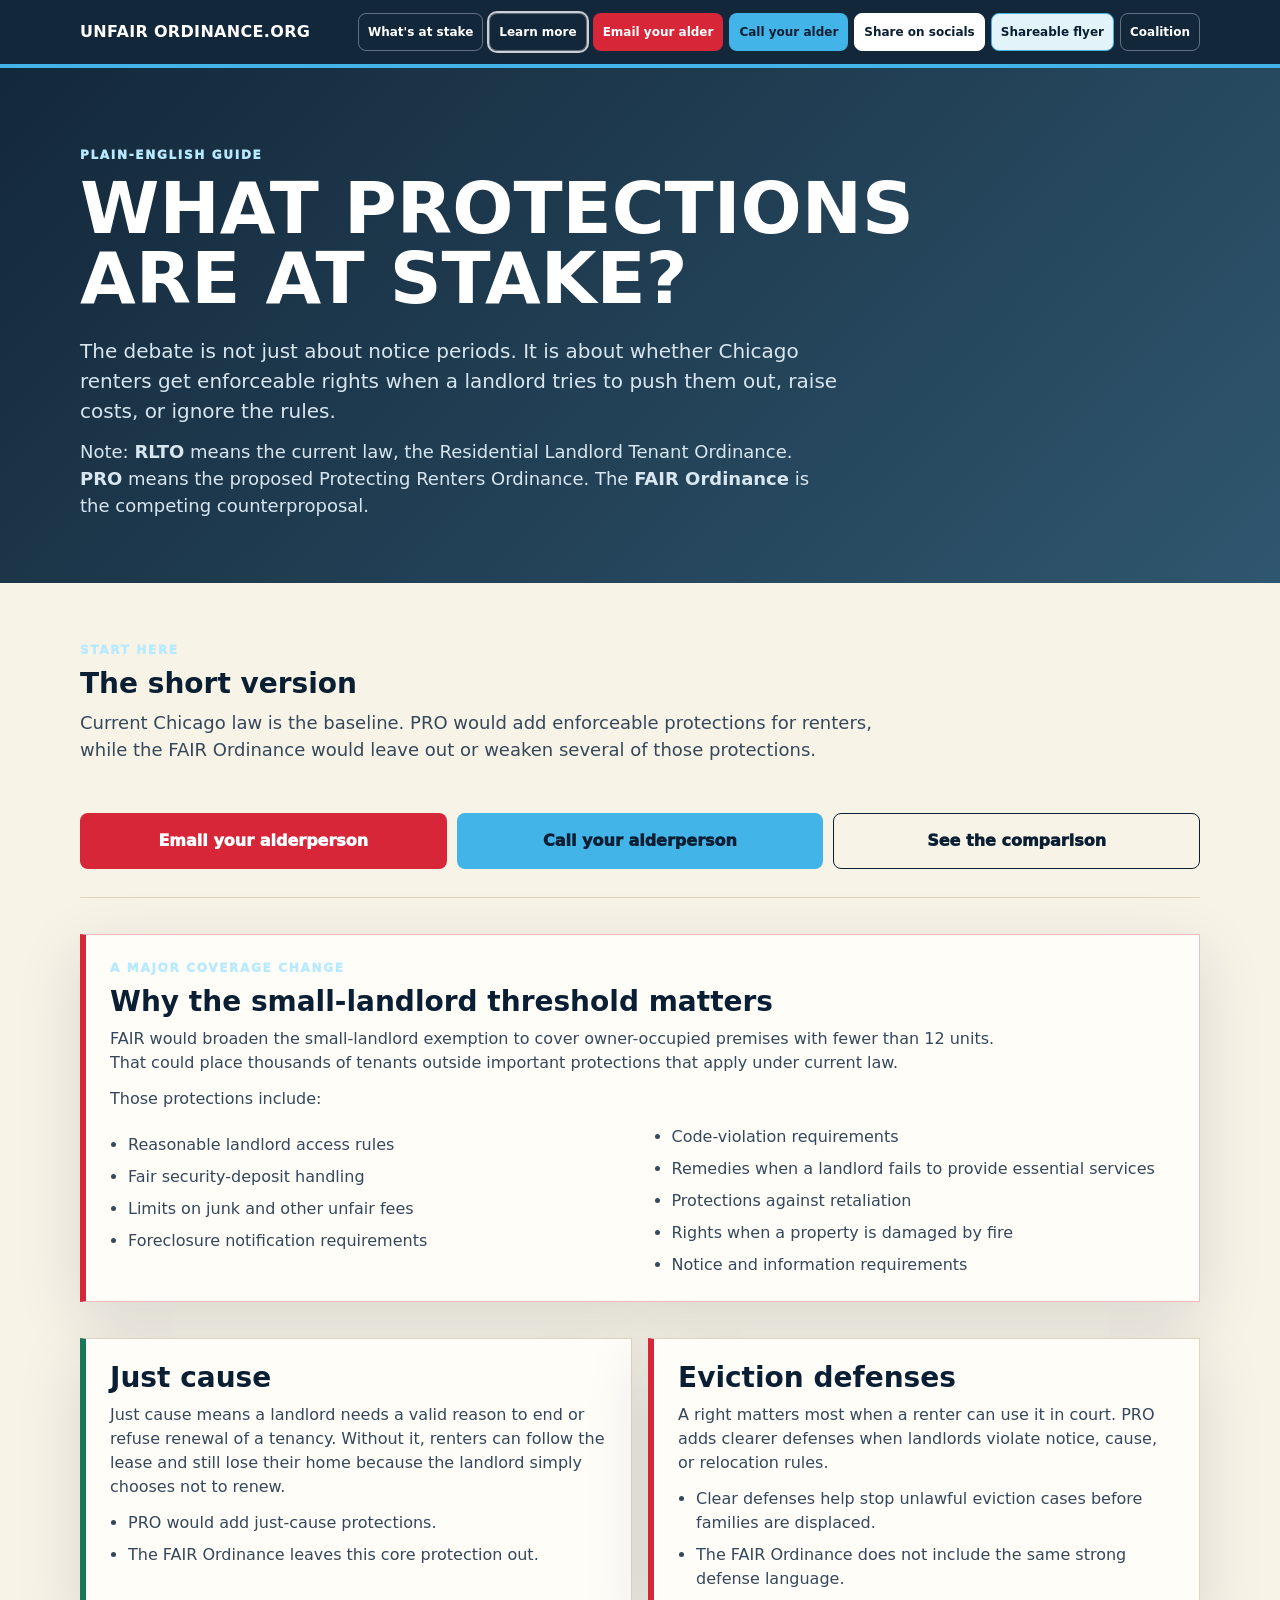
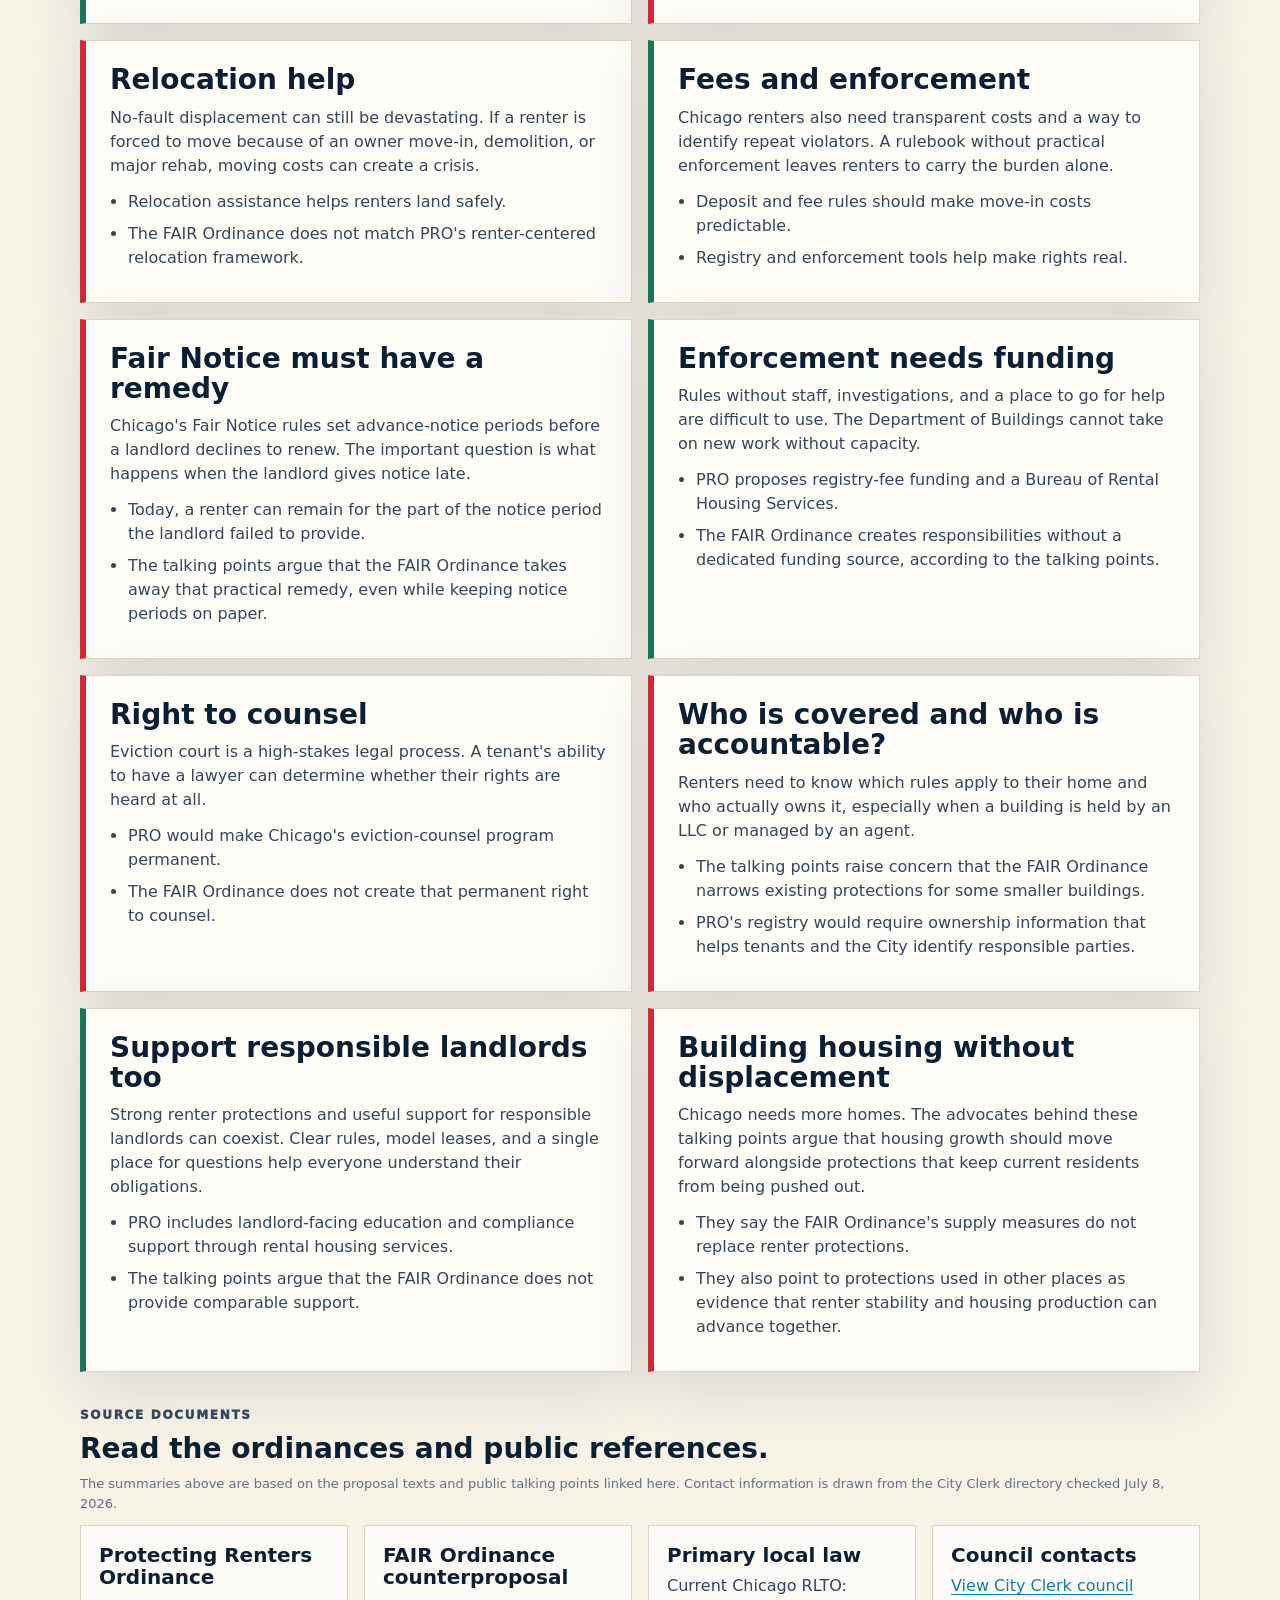
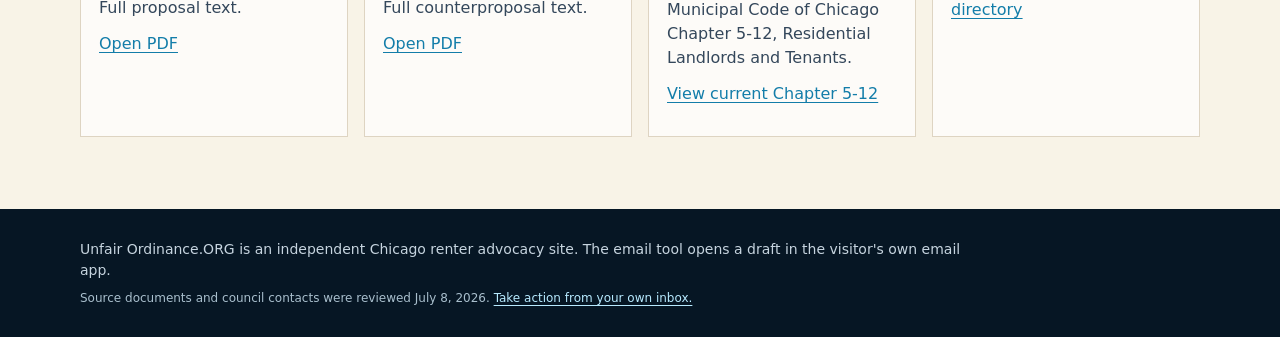
<file: education.html>
<!doctype html>
<html lang="en">
<head>
  <meta charset="utf-8">
  <meta name="viewport" content="width=device-width, initial-scale=1">
  <title>Learn More | Unfair Ordinance.ORG</title>
  <meta name="description" content="A plain-English guide to the renter protections at stake in Chicago's ordinance debate.">
  <meta property="og:title" content="Learn More | Unfair Ordinance.ORG">
  <meta property="og:description" content="A plain-English guide to the renter protections at stake in Chicago's ordinance debate.">
  <meta property="og:type" content="website">
  <meta property="og:url" content="https://unfairordinance.org/education.html">
  <meta property="og:image" content="https://unfairordinance.org/public/graphics/UnfairOrdinance_Socials.jpg">
  <meta name="twitter:card" content="summary_large_image">
  <link rel="icon" href="public/favicon.svg">
  <style>
    :root {
      --ink: #0a1f33;
      --paper: #f8f3e7;
      --card: #fffdf8;
      --blue: #43b4e8;
      --blue-dark: #137da9;
      --red: #d72638;
      --red-dark: #9f1f2c;
      --green: #16775b;
      --line: #ded4c2;
      --muted: #637184;
      --shadow: 0 12px 42px rgba(10,31,51,.1);
    }
    * { box-sizing: border-box; }
    body {
      margin: 0;
      font-family: Inter, ui-sans-serif, system-ui, -apple-system, BlinkMacSystemFont, "Segoe UI", sans-serif;
      color: var(--ink);
      background: var(--paper);
      line-height: 1.55;
    }
    a { color: var(--blue-dark); text-underline-offset: 3px; }
    .wrap { width: min(1040px, calc(100% - 40px)); margin: 0 auto; }
    .top {
      background: rgba(10,31,51,.96);
      color: white;
      border-bottom: 4px solid var(--blue);
    }
    .nav { min-height: 64px; display: flex; align-items: center; justify-content: space-between; gap: 18px; }
    .brand { display: flex; align-items: center; gap: 12px; font-weight: 900; letter-spacing: .02em; text-transform: uppercase; }
    .nav a { color: white; font-weight: 850; text-decoration: none; }
    header {
      background: linear-gradient(135deg, rgba(10,31,51,.96), rgba(14,61,91,.86));
      color: white;
      padding: 78px 0 64px;
    }
    .eyebrow {
      margin: 0 0 10px;
      color: #b7eaff;
      font-size: 12px;
      font-weight: 950;
      letter-spacing: .14em;
      text-transform: uppercase;
    }
    h1 { max-width: 860px; margin: 0; font-size: clamp(40px, 6vw, 72px); line-height: .97; text-transform: uppercase; }
    .lede { max-width: 760px; margin: 22px 0 0; color: #d8e6f0; font-size: 20px; }
    .lede-note { max-width: 760px; margin: 12px 0 0; color: #d8e6f0; font-size: 18px; }
    main { padding: 58px 0 72px; }
    .grid { display: grid; grid-template-columns: repeat(2, minmax(0, 1fr)); gap: 16px; }
    .card {
      background: var(--card);
      border: 1px solid var(--line);
      border-left: 6px solid var(--red);
      padding: 24px;
      box-shadow: var(--shadow);
    }
    .card.good { border-left-color: var(--green); }
    h2 { margin: 0 0 10px; font-size: 28px; line-height: 1.08; }
    p { margin: 0 0 12px; color: #34475b; }
    ul { margin: 0; padding-left: 18px; color: #34475b; }
    li { margin: 8px 0; }
    .cta {
      margin-top: 22px;
      display: inline-flex;
      align-items: center;
      justify-content: center;
      min-height: 46px;
      padding: 13px 18px;
      border-radius: 8px;
      background: var(--red);
      color: white;
      font-weight: 950;
      text-decoration: none;
    }
    .actions { display: flex; flex-wrap: wrap; gap: 12px; margin-top: 22px; }
    .cta.secondary { background: var(--ink); }
    .source-section {
      margin: 34px 0 0;
    }
    .source-section .eyebrow { color: #34475b; }
    .source-grid { display: grid; grid-template-columns: repeat(4, minmax(0, 1fr)); gap: 16px; }
    .source {
      background: rgba(255,255,255,.7);
      border: 1px solid var(--line);
      padding: 18px;
    }
    .source h3 { margin: 0 0 8px; font-size: 20px; line-height: 1.1; }
    .threshold-section {
      margin: 0 0 36px;
      padding: 24px;
      border: 1px solid rgba(215,38,56,.3);
      border-left: 6px solid var(--red);
      background: var(--card);
      box-shadow: var(--shadow);
    }
    .threshold-section h2 { margin-bottom: 10px; }
    .threshold-section p { max-width: 900px; }
    .threshold-section ul { columns: 2; column-gap: 40px; margin-top: 14px; }
    .threshold-section li { break-inside: avoid; }
    footer { background: #061624; color: #c6d4df; padding: 30px 0; font-size: 14px; }
    footer p { color: #c6d4df; margin: 0; }
    @media (max-width: 780px) {
      .nav { align-items: flex-start; flex-direction: column; padding: 14px 0; }
      .grid, .source-grid { grid-template-columns: 1fr; }
      .threshold-section ul { columns: 1; }
      header { padding: 52px 0; }
    }
  </style>
  <link rel="stylesheet" href="public/site.css">
</head>
<body>
  <a class="skip-link" href="#main-content">Skip to main content</a>
  <div class="top">
    <nav class="wrap nav" aria-label="Main navigation">
      <a class="brand" href="index.html">Unfair Ordinance.ORG</a>
      <div class="navlinks">
        <a class="nav-quiet" href="index.html#stakes">What's at stake</a>
        <a class="nav-quiet" href="education.html" aria-current="page">Learn more</a>
        <a class="nav-action nav-email" href="index.html#email">Email your alder</a>
        <a class="nav-action nav-call" href="index.html#call">Call your alder</a>
        <a class="nav-action nav-share" href="share.html">Share on socials</a>
        <a class="nav-action nav-flyer" href="flyer.html">Shareable flyer</a>
        <a class="nav-quiet" href="coalition.html">Coalition</a>
      </div>
    </nav>
  </div>

  <header>
    <div class="wrap">
      <p class="eyebrow">Plain-English guide</p>
      <h1>What protections are at stake?</h1>
      <p class="lede">The debate is not just about notice periods. It is about whether Chicago renters get enforceable rights when a landlord tries to push them out, raise costs, or ignore the rules.</p>
  <p class="lede-note">Note: <strong>RLTO</strong> means the current law, the Residential Landlord Tenant Ordinance. <strong>PRO</strong> means the proposed Protecting Renters Ordinance. The <strong>FAIR Ordinance</strong> is the competing counterproposal.</p>
    </div>
  </header>

  <main id="main-content">
    <div class="wrap">
      <section class="education-summary" aria-labelledby="summary-heading">
        <p class="eyebrow">Start here</p>
        <h2 id="summary-heading">The short version</h2>
        <p class="summary-copy">Current Chicago law is the baseline. PRO would add enforceable protections for renters, while the FAIR Ordinance would leave out or weaken several of those protections.</p>
        <div class="actions page-actions">
          <a class="cta" href="index.html#email">Email your alderperson</a>
          <a class="cta secondary" href="index.html#call">Call your alderperson</a>
          <a class="cta outline" href="index.html#stakes">See the comparison</a>
        </div>
      </section>
      <section class="threshold-section" aria-labelledby="threshold-heading">
        <p class="eyebrow">A major coverage change</p>
        <h2 id="threshold-heading">Why the small-landlord threshold matters</h2>
        <p>FAIR would broaden the small-landlord exemption to cover owner-occupied premises with fewer than 12 units. That could place thousands of tenants outside important protections that apply under current law.</p>
        <p>Those protections include:</p>
        <ul>
          <li>Reasonable landlord access rules</li>
          <li>Fair security-deposit handling</li>
          <li>Limits on junk and other unfair fees</li>
          <li>Foreclosure notification requirements</li>
          <li>Code-violation requirements</li>
          <li>Remedies when a landlord fails to provide essential services</li>
          <li>Protections against retaliation</li>
          <li>Rights when a property is damaged by fire</li>
          <li>Notice and information requirements</li>
        </ul>
      </section>
      <div class="grid">
        <article class="card good">
          <h2>Just cause</h2>
          <p>Just cause means a landlord needs a valid reason to end or refuse renewal of a tenancy. Without it, renters can follow the lease and still lose their home because the landlord simply chooses not to renew.</p>
          <ul>
            <li>PRO would add just-cause protections.</li>
            <li>The FAIR Ordinance leaves this core protection out.</li>
          </ul>
        </article>
        <article class="card">
          <h2>Eviction defenses</h2>
          <p>A right matters most when a renter can use it in court. PRO adds clearer defenses when landlords violate notice, cause, or relocation rules.</p>
          <ul>
            <li>Clear defenses help stop unlawful eviction cases before families are displaced.</li>
            <li>The FAIR Ordinance does not include the same strong defense language.</li>
          </ul>
        </article>
        <article class="card">
          <h2>Relocation help</h2>
          <p>No-fault displacement can still be devastating. If a renter is forced to move because of an owner move-in, demolition, or major rehab, moving costs can create a crisis.</p>
          <ul>
            <li>Relocation assistance helps renters land safely.</li>
            <li>The FAIR Ordinance does not match PRO's renter-centered relocation framework.</li>
          </ul>
        </article>
        <article class="card good">
          <h2>Fees and enforcement</h2>
          <p>Chicago renters also need transparent costs and a way to identify repeat violators. A rulebook without practical enforcement leaves renters to carry the burden alone.</p>
          <ul>
            <li>Deposit and fee rules should make move-in costs predictable.</li>
            <li>Registry and enforcement tools help make rights real.</li>
          </ul>
        </article>
        <article class="card">
          <h2>Fair Notice must have a remedy</h2>
          <p>Chicago's Fair Notice rules set advance-notice periods before a landlord declines to renew. The important question is what happens when the landlord gives notice late.</p>
          <ul>
            <li>Today, a renter can remain for the part of the notice period the landlord failed to provide.</li>
            <li>The talking points argue that the FAIR Ordinance takes away that practical remedy, even while keeping notice periods on paper.</li>
          </ul>
        </article>
        <article class="card good">
          <h2>Enforcement needs funding</h2>
          <p>Rules without staff, investigations, and a place to go for help are difficult to use. The Department of Buildings cannot take on new work without capacity.</p>
          <ul>
            <li>PRO proposes registry-fee funding and a Bureau of Rental Housing Services.</li>
            <li>The FAIR Ordinance creates responsibilities without a dedicated funding source, according to the talking points.</li>
          </ul>
        </article>
        <article class="card">
          <h2>Right to counsel</h2>
          <p>Eviction court is a high-stakes legal process. A tenant's ability to have a lawyer can determine whether their rights are heard at all.</p>
          <ul>
            <li>PRO would make Chicago's eviction-counsel program permanent.</li>
            <li>The FAIR Ordinance does not create that permanent right to counsel.</li>
          </ul>
        </article>
        <article class="card">
          <h2>Who is covered and who is accountable?</h2>
          <p>Renters need to know which rules apply to their home and who actually owns it, especially when a building is held by an LLC or managed by an agent.</p>
          <ul>
            <li>The talking points raise concern that the FAIR Ordinance narrows existing protections for some smaller buildings.</li>
            <li>PRO's registry would require ownership information that helps tenants and the City identify responsible parties.</li>
          </ul>
        </article>
        <article class="card good">
          <h2>Support responsible landlords too</h2>
          <p>Strong renter protections and useful support for responsible landlords can coexist. Clear rules, model leases, and a single place for questions help everyone understand their obligations.</p>
          <ul>
            <li>PRO includes landlord-facing education and compliance support through rental housing services.</li>
            <li>The talking points argue that the FAIR Ordinance does not provide comparable support.</li>
          </ul>
        </article>
        <article class="card">
          <h2>Building housing without displacement</h2>
          <p>Chicago needs more homes. The advocates behind these talking points argue that housing growth should move forward alongside protections that keep current residents from being pushed out.</p>
          <ul>
            <li>They say the FAIR Ordinance's supply measures do not replace renter protections.</li>
            <li>They also point to protections used in other places as evidence that renter stability and housing production can advance together.</li>
          </ul>
        </article>
      </div>
      <section id="sources" class="source-section" aria-labelledby="sources-heading">
        <p class="eyebrow">Source documents</p>
        <h2 id="sources-heading">Read the ordinances and public references.</h2>
        <p class="source-meta">The summaries above are based on the proposal texts and public talking points linked here. Contact information is drawn from the City Clerk directory checked July 8, 2026.</p>
        <div class="source-grid">
          <article class="source">
            <h3>Protecting Renters Ordinance</h3>
            <p>Full proposal text.</p>
            <p><a href="public/docs/protecting-renters-ordinance.pdf" target="_blank" rel="noopener">Open PDF</a></p>
          </article>
          <article class="source">
            <h3>FAIR Ordinance counterproposal</h3>
            <p>Full counterproposal text.</p>
            <p><a href="public/docs/fair-ordinance-counterproposal.pdf" target="_blank" rel="noopener">Open PDF</a></p>
          </article>
          <article class="source">
            <h3>Primary local law</h3>
            <p>Current Chicago RLTO: Municipal Code of Chicago Chapter 5-12, Residential Landlords and Tenants.</p>
            <p><a href="https://codelibrary.amlegal.com/codes/chicago/latest/chicago_il/0-0-0-2639041" target="_blank" rel="noopener">View current Chapter 5-12</a></p>
          </article>
          <article class="source">
            <h3>Council contacts</h3>
            <p><a href="https://chicago.m.legistar.com/People.aspx" target="_blank" rel="noopener">View City Clerk council directory</a></p>
          </article>
        </div>
      </section>
    </div>
  </main>

  <footer>
    <div class="wrap">
      <p>Unfair Ordinance.ORG is an independent Chicago renter advocacy site. The email tool opens a draft in the visitor's own email app.</p>
      <p class="footer-meta">Source documents and council contacts were reviewed July 8, 2026. <a href="index.html#email">Take action from your own inbox.</a></p>
    </div>
  </footer>
</body>
</html>
</file>
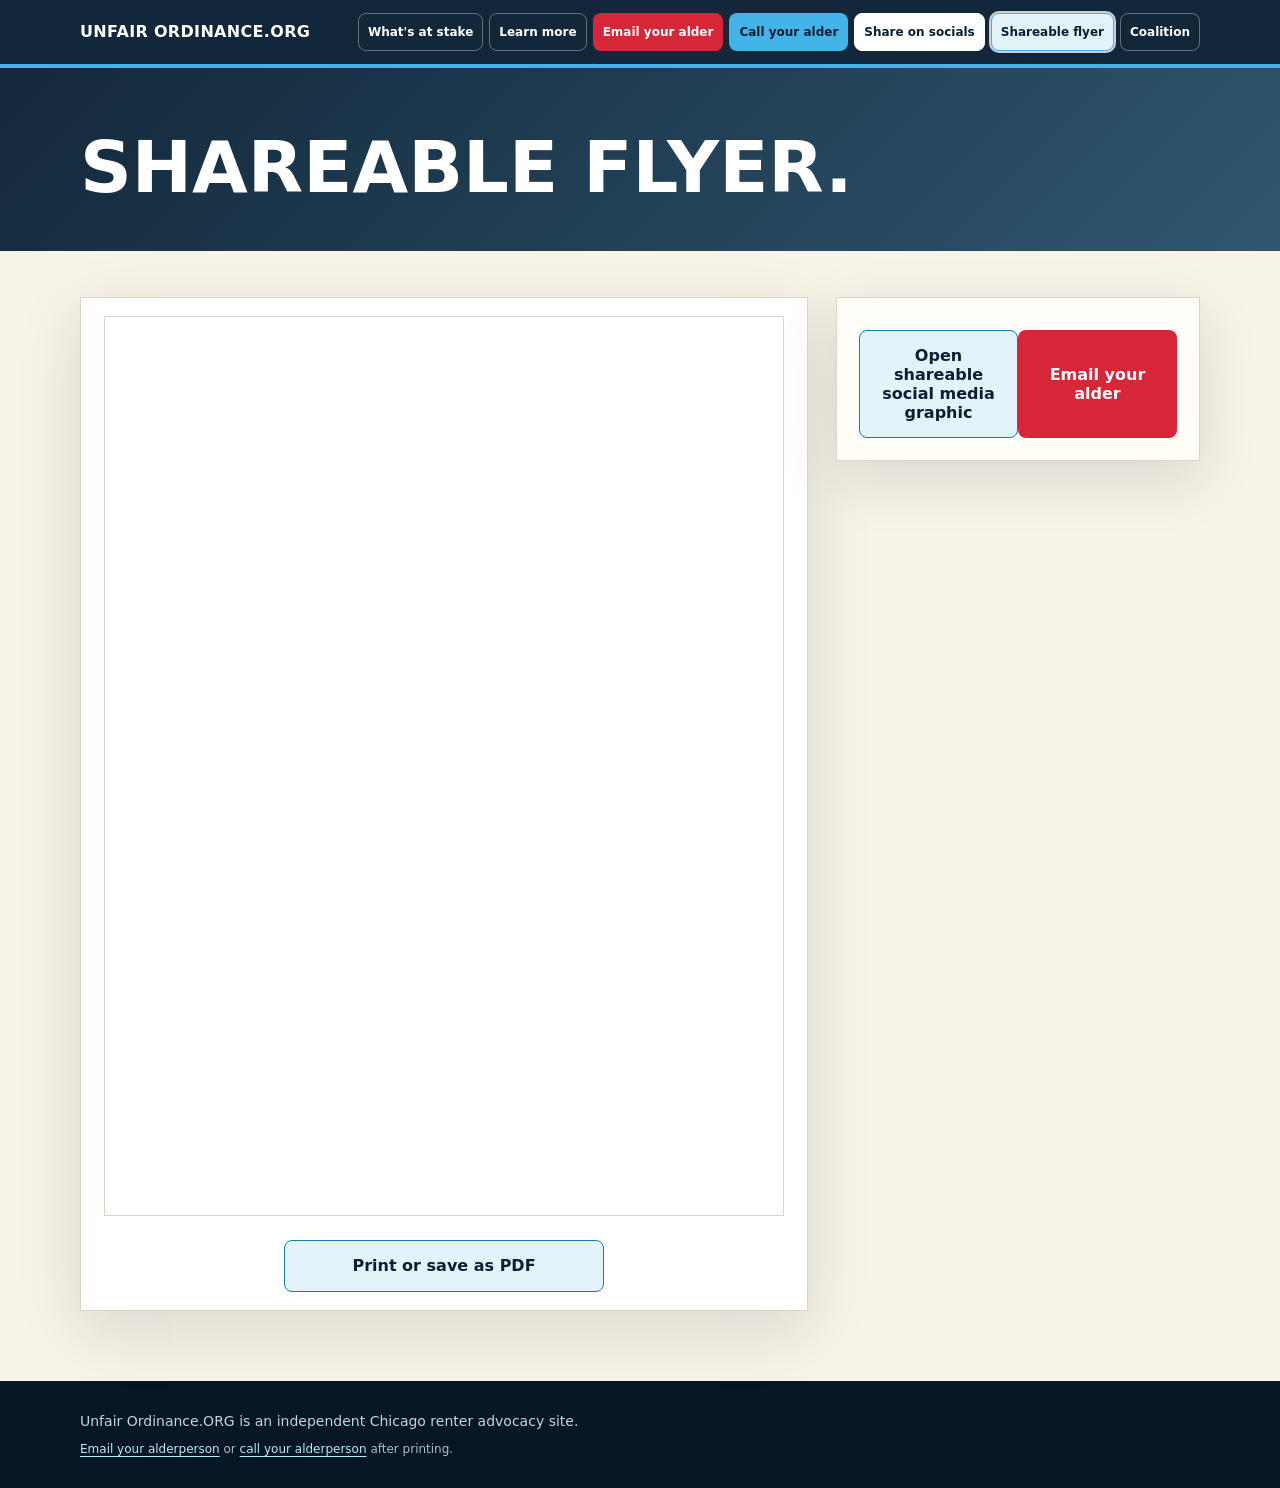
<file: flyer.html>
<!doctype html>
<html lang="en">
<head>
  <meta charset="utf-8">
  <meta name="viewport" content="width=device-width, initial-scale=1">
  <title>Shareable Flyer | Unfair Ordinance.ORG</title>
  <meta name="description" content="Print or download a shareable flyer opposing the FAIR Ordinance counterproposal.">
  <meta property="og:title" content="Shareable Flyer | Unfair Ordinance.ORG">
  <meta property="og:description" content="Print or download a shareable flyer opposing the FAIR Ordinance counterproposal.">
  <meta property="og:type" content="website">
  <meta property="og:url" content="https://unfairordinance.org/flyer.html">
  <meta property="og:image" content="https://unfairordinance.org/public/graphics/UnfairOrdinance_Socials.jpg">
  <meta name="twitter:card" content="summary_large_image">
  <link rel="icon" href="public/favicon.svg">
  <script defer src="https://cdn.vercel-insights.com/v1/script.js"></script>
  <style>
    :root {
      --ink: #0a1f33;
      --paper: #f8f3e7;
      --card: #fffdf8;
      --blue: #43b4e8;
      --red: #d72638;
      --gold: #f4c95d;
      --line: #ded4c2;
      --muted: #637184;
      --shadow: 0 18px 60px rgba(10,31,51,.13);
    }
    * { box-sizing: border-box; }
    body {
      margin: 0;
      font-family: Inter, ui-sans-serif, system-ui, -apple-system, BlinkMacSystemFont, "Segoe UI", sans-serif;
      color: var(--ink);
      background: var(--paper);
      line-height: 1.5;
    }
    a { color: #137da9; text-underline-offset: 3px; }
    .wrap { width: min(1120px, calc(100% - 40px)); margin: 0 auto; }
    .top {
      background: rgba(10,31,51,.96);
      color: white;
      border-bottom: 4px solid var(--blue);
    }
    .nav { min-height: 64px; display: flex; align-items: center; justify-content: space-between; gap: 18px; }
    .brand { display: flex; align-items: center; gap: 12px; font-weight: 900; letter-spacing: .02em; text-transform: uppercase; }
    .nav a { color: white; font-weight: 850; text-decoration: none; }
    header {
      background: linear-gradient(135deg, rgba(10,31,51,.96), rgba(14,61,91,.86));
      color: white;
      padding: 64px 0 48px;
    }
    h1 { margin: 0; max-width: 840px; font-size: clamp(38px, 6vw, 72px); line-height: .98; text-transform: uppercase; }
    .lede { max-width: 720px; margin: 18px 0 0; color: #d8e6f0; font-size: 20px; }
    main { padding: 46px 0 70px; }
    .layout { display: grid; grid-template-columns: minmax(0, 1fr) 364px; gap: 28px; align-items: start; }
    .preview {
      background: white;
      border: 1px solid var(--line);
      padding: 18px;
      box-shadow: var(--shadow);
    }
    .preview img { display: block; width: min(100%, 680px); margin: 0 auto; border: 1px solid var(--line); background: white; }
    .pdf-preview { display: block; width: min(100%, 680px); height: clamp(520px, 75vw, 900px); margin: 0 auto; border: 1px solid var(--line); background: white; }
    .under-actions { width: min(100%, 320px); margin: 14px auto 0; display: block; }
    .panel {
      background: var(--card);
      border: 1px solid var(--line);
      padding: 22px;
      box-shadow: var(--shadow);
      display: flex;
      justify-content: center;
    }
    h2 { margin: 0 0 10px; font-size: 26px; line-height: 1.1; }
    p { margin: 0 0 14px; color: #34475b; }
    .button {
      display: inline-flex;
      align-items: center;
      justify-content: center;
      width: 100%;
      min-height: 46px;
      margin-top: 10px;
      padding: 13px 18px;
      border-radius: 8px;
      border: 1.5px solid transparent;
      background: var(--red);
      color: white;
      font: inherit;
      font-weight: 900;
      text-decoration: none;
      cursor: pointer;
    }
    .button.light { background: white; color: #111; border-color: var(--line); }
    .button.flyer { background: var(--blue-soft); color: var(--ink); border-color: var(--blue-dark); }
    .panel .button { max-width: 320px; text-align: center; }
    .note { margin-top: 16px; color: var(--muted); font-size: 14px; }
    footer { background: #061624; color: #c6d4df; padding: 30px 0; font-size: 14px; }
    footer p { color: #c6d4df; margin: 0; }
    @media (max-width: 820px) {
      .nav { align-items: flex-start; flex-direction: column; padding: 14px 0; }
      .layout { grid-template-columns: 1fr; }
      header { padding: 52px 0; }
    }
    @media print {
      body { background: white; }
      .top, header, .panel, footer { display: none; }
      main { padding: 0; }
      .wrap { width: 100%; }
      .layout { display: block; }
      .preview { border: 0; box-shadow: none; padding: 0; }
      .preview img { width: 100%; border: 0; }
      .pdf-preview { width: 100%; height: 1100px; border: 0; }
    }
  </style>
  <link rel="stylesheet" href="public/site.css">
</head>
<body>
  <a class="skip-link" href="#main-content">Skip to main content</a>
  <div class="top">
    <nav class="wrap nav" aria-label="Main navigation">
      <a class="brand" href="index.html">Unfair Ordinance.ORG</a>
      <div class="navlinks">
        <a class="nav-quiet" href="index.html#stakes">What's at stake</a>
        <a class="nav-quiet" href="education.html">Learn more</a>
        <a class="nav-action nav-email" href="index.html#email">Email your alder</a>
        <a class="nav-action nav-call" href="index.html#call">Call your alder</a>
        <a class="nav-action nav-share" href="share.html">Share on socials</a>
        <a class="nav-action nav-flyer" href="flyer.html" aria-current="page">Shareable flyer</a>
        <a class="nav-quiet" href="coalition.html">Coalition</a>
      </div>
    </nav>
  </div>

  <header>
    <div class="wrap">
      <h1>Shareable flyer.</h1>
    </div>
  </header>

  <main id="main-content">
    <div class="wrap layout">
      <section class="preview" aria-labelledby="flyer-preview-heading">
        <h2 id="flyer-preview-heading" class="sr-only">Shareable flyer preview</h2>
        <iframe class="pdf-preview" src="public/docs/unfair-ordinance-flyer.pdf#view=FitH" title="Finished Unfair Ordinance flyer PDF"></iframe>
        <div class="under-actions">
          <a class="button flyer" href="public/docs/unfair-ordinance-flyer.pdf" target="_blank" rel="noopener">Print or save as PDF</a>
        </div>
      </section>
      <aside class="panel">
        <a class="button flyer" href="share.html">Open shareable social media graphic</a>
        <a class="button primary" href="index.html#email">Email your alder</a>
      </aside>
    </div>
  </main>

  <footer>
    <div class="wrap">
      <p>Unfair Ordinance.ORG is an independent Chicago renter advocacy site.</p>
      <p class="footer-meta"><a href="index.html#email">Email your alderperson</a> or <a href="index.html#call">call your alderperson</a> after printing.</p>
    </div>
  </footer>
</body>
</html>
</file>
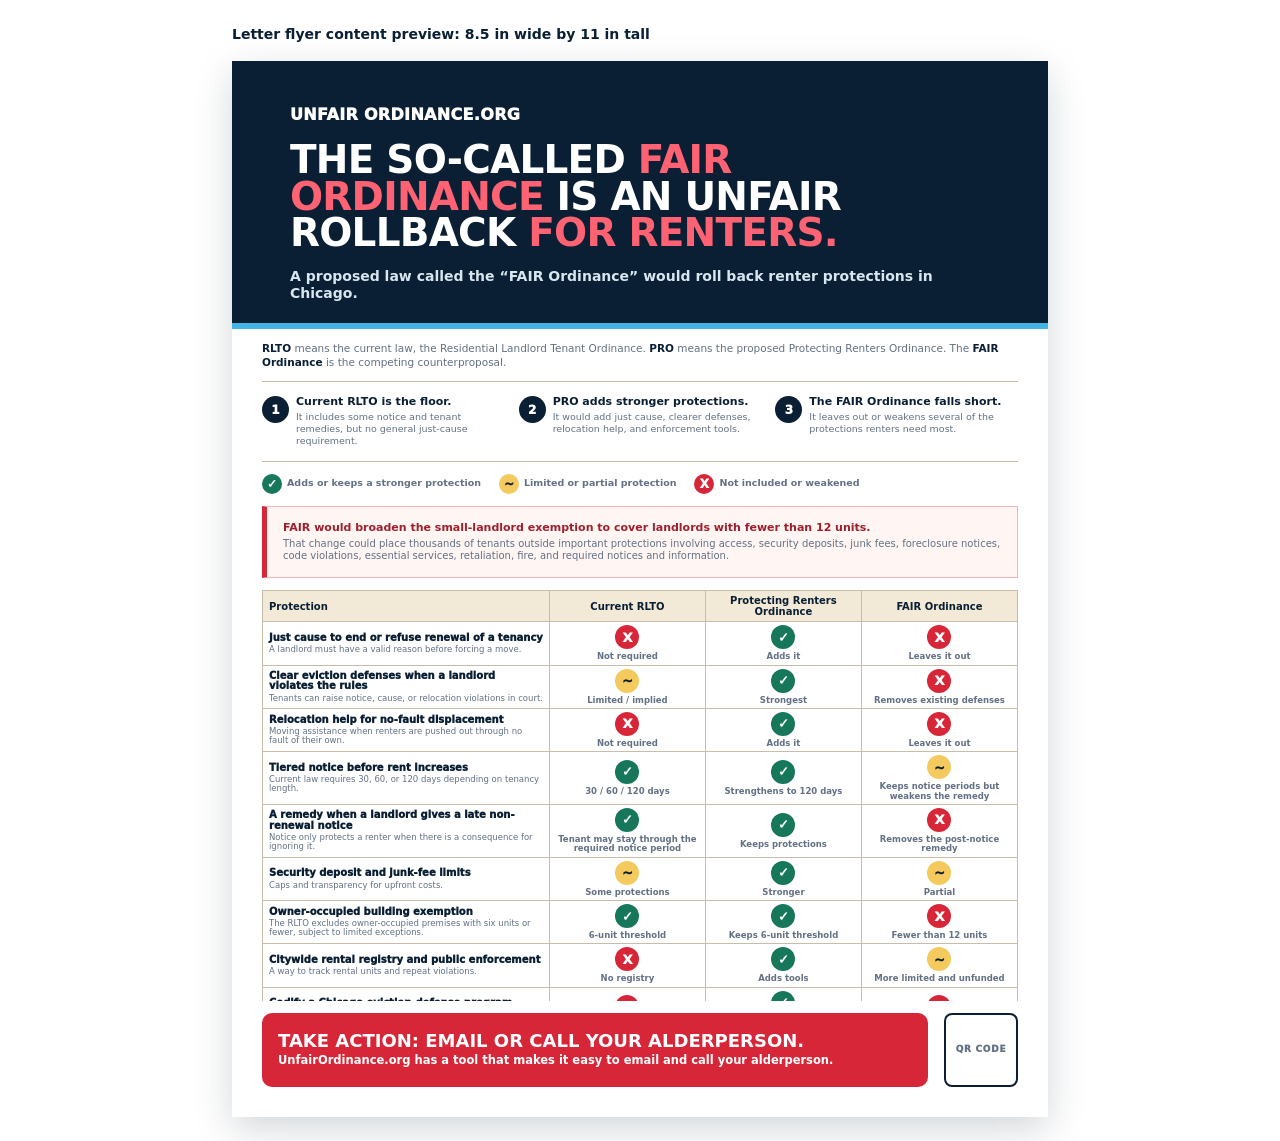
<file: letter-table-preview.html>
<!doctype html>
<html lang="en">
<head>
  <meta charset="utf-8">
  <meta name="viewport" content="width=device-width, initial-scale=1">
  <title>Letter Flyer Content Preview | Unfair Ordinance.org</title>
  <link rel="stylesheet" href="public/site.css">
  <style>
    :root {
      --preview-ink: #0a1f33;
      --preview-paper: #ffffff;
      --preview-line: #c8bda9;
    }
    body {
      min-height: 100vh;
      padding: 24px;
      background: #ffffff;
    }
    @page { size: Letter; margin: 0; }
    .preview-heading {
      width: min(816px, calc(100vw - 48px));
      margin: 0 auto 16px;
      color: var(--preview-ink);
      font-size: 14px;
      font-weight: 800;
    }
    .flyer-sheet {
      width: min(816px, calc(100vw - 48px));
      height: min(1056px, calc((100vw - 48px) * 11 / 8.5));
      aspect-ratio: 8.5 / 11;
      margin: 0 auto;
      overflow: hidden;
      background: var(--preview-paper);
      box-shadow: 0 12px 36px rgba(10,31,51,.18);
    }
    .flyer-inner {
      --sheet-pad: clamp(20px, 3.2vw, 30px);
      display: grid;
      grid-template-rows: auto auto auto auto auto minmax(0, 1fr) auto;
      gap: clamp(8px, 1.2vw, 12px);
      width: 100%;
      height: 100%;
      padding: var(--sheet-pad);
    }
    .flyer-masthead {
      margin-top: calc(-1 * var(--sheet-pad));
      margin-right: calc(-1 * var(--sheet-pad));
      margin-left: calc(-1 * var(--sheet-pad));
      padding: calc(var(--sheet-pad) + clamp(8px, 1.2vw, 12px)) calc(var(--sheet-pad) + clamp(16px, 3vw, 28px)) clamp(14px, 2.2vw, 20px);
      border-bottom: 6px solid var(--blue);
      background: var(--preview-ink);
      color: white;
    }
    .flyer-brand {
      margin: 0 0 clamp(10px, 1.6vw, 15px);
      font-size: clamp(12px, 1.6vw, 16px);
      font-weight: 950;
      letter-spacing: .02em;
      text-transform: uppercase;
    }
    .flyer-title {
      max-width: 760px;
      margin: 0;
      font-size: clamp(25px, 4vw, 39px);
      line-height: .94;
      letter-spacing: -.02em;
      text-transform: uppercase;
    }
    .flyer-title .accent { color: #ff6373; }
    .flyer-subtitle {
      max-width: 760px;
      margin: clamp(10px, 1.8vw, 16px) 0 0;
      color: #d8e6f0;
      font-size: clamp(10px, 1.35vw, 14px);
      font-weight: 750;
      line-height: 1.25;
    }
    .flyer-definition {
      margin: 0;
      color: var(--muted);
      font-size: clamp(8px, 1.05vw, 10.5px);
      line-height: 1.35;
    }
    .flyer-definition strong { color: var(--preview-ink); }
    .flyer-takeaways {
      display: grid;
      grid-template-columns: repeat(3, minmax(0, 1fr));
      gap: clamp(8px, 1.4vw, 14px);
      margin: 0;
      padding: clamp(9px, 1.5vw, 14px) 0;
      border-top: 1px solid var(--preview-line);
      border-bottom: 1px solid var(--preview-line);
    }
    .flyer-takeaway {
      display: grid;
      grid-template-columns: auto 1fr;
      gap: 7px;
      align-items: start;
      min-width: 0;
    }
    .takeaway-number {
      display: grid;
      place-items: center;
      width: clamp(20px, 2.8vw, 27px);
      height: clamp(20px, 2.8vw, 27px);
      border-radius: 50%;
      background: var(--preview-ink);
      color: white;
      font-size: clamp(9px, 1.1vw, 12px);
      font-weight: 950;
    }
    .flyer-takeaway strong,
    .flyer-takeaway span { display: block; }
    .flyer-takeaway strong {
      margin-bottom: 2px;
      font-size: clamp(8px, 1.05vw, 11px);
      line-height: 1.15;
    }
    .flyer-takeaway span {
      color: var(--muted);
      font-size: clamp(7px, .9vw, 9.5px);
      line-height: 1.25;
    }
    .flyer-takeaway > .takeaway-number {
      display: grid;
      align-items: center;
      justify-items: center;
      color: white;
      font-size: clamp(9px, 1.1vw, 12px);
      line-height: 1;
    }
    .flyer-legend {
      display: flex;
      flex-wrap: wrap;
      gap: 8px 18px;
      align-items: center;
      margin: 0;
      color: var(--muted);
      font-size: clamp(7px, .9vw, 9.5px);
      font-weight: 800;
    }
    .flyer-legend-item {
      display: inline-flex;
      align-items: center;
      gap: 5px;
    }
    .flyer-mark {
      display: inline-grid;
      place-items: center;
      width: clamp(16px, 2vw, 20px);
      height: clamp(16px, 2vw, 20px);
      border-radius: 50%;
      color: white;
      font-size: clamp(9px, 1.1vw, 12px);
      font-weight: 950;
      line-height: 1;
    }
    .flyer-mark.yes { background: var(--green); }
    .flyer-mark.mixed { background: var(--gold); color: var(--preview-ink); }
    .flyer-mark.no { background: var(--red); }
    .flyer-threshold {
      margin: 0;
      padding: clamp(9px, 1.5vw, 14px) clamp(11px, 1.8vw, 16px);
      border: 1px solid rgba(215,38,56,.3);
      border-left: 5px solid var(--red);
      background: #fff5f2;
      color: var(--muted);
      font-size: clamp(7.5px, .95vw, 10px);
      line-height: 1.28;
    }
    .flyer-threshold strong {
      display: block;
      margin-bottom: 3px;
      color: var(--red-dark);
      font-size: clamp(8px, 1.05vw, 11px);
    }
    .flyer-table-wrap {
      min-height: 0;
      overflow: hidden;
    }
    .flyer-table {
      width: 100%;
      height: 100%;
      border-collapse: collapse;
      table-layout: fixed;
      background: #ffffff;
      border: 1px solid var(--preview-line);
      color: var(--preview-ink);
      font-size: clamp(7px, .92vw, 9.5px);
    }
    .flyer-table th,
    .flyer-table td {
      border: 1px solid var(--preview-line);
      vertical-align: middle;
    }
    .flyer-table th {
      height: 30px;
      padding: 4px 6px;
      background: #f2e9d7;
      font-size: clamp(7px, 1vw, 10px);
      line-height: 1.1;
      text-align: center;
    }
    .flyer-table th:first-child { text-align: left; }
    .flyer-table th:first-child,
    .flyer-table td:first-child { width: 38%; }
    .flyer-table th:not(:first-child),
    .flyer-table td:not(:first-child) { width: 20.666%; }
    .flyer-table td { padding: 3px 6px; text-align: center; }
    .flyer-table td.feature { text-align: left; }
    .feature-title {
      display: block;
      font-size: clamp(7.5px, 1vw, 10px);
      font-weight: 950;
      line-height: 1.04;
    }
    .feature-note {
      display: block;
      margin-top: 2px;
      color: var(--muted);
      font-size: clamp(6.5px, .82vw, 8.5px);
      line-height: 1.06;
    }
    .cell-mark {
      display: grid;
      place-items: center;
      width: clamp(17px, 2.5vw, 24px);
      height: clamp(17px, 2.5vw, 24px);
      margin: 0 auto 3px;
      border-radius: 50%;
      color: white;
      font-size: clamp(9px, 1.2vw, 13px);
      font-weight: 950;
      line-height: 1;
    }
    .cell-mark.yes { background: var(--green); }
    .cell-mark.mixed { background: var(--gold); color: var(--preview-ink); }
    .cell-mark.no { background: var(--red); }
    .cell-note {
      display: block;
      color: var(--muted);
      font-size: clamp(6.5px, .82vw, 8.5px);
      font-weight: 800;
      line-height: 1.1;
    }
    .flyer-action-band {
      display: grid;
      grid-template-columns: minmax(0, 1fr) clamp(64px, 8vw, 74px);
      gap: clamp(10px, 1.8vw, 16px);
      min-height: clamp(64px, 8vw, 74px);
    }
    .flyer-action-copy {
      display: flex;
      flex-direction: column;
      justify-content: center;
      min-width: 0;
      padding: clamp(8px, 1.1vw, 10px) clamp(12px, 1.8vw, 16px);
      border-radius: 10px;
      background: var(--red);
      color: white;
    }
    .flyer-action-kicker {
      margin: 0 0 2px;
      color: #ffd7dc;
      font-size: clamp(6.5px, .8vw, 8px);
      font-weight: 950;
      letter-spacing: .12em;
      text-transform: uppercase;
    }
    .flyer-action-copy h2 {
      margin: 0;
      font-size: clamp(14px, 1.9vw, 18px);
      line-height: 1.04;
      text-transform: uppercase;
    }
    .flyer-action-copy h2 .flyer-action-kicker {
      display: inline;
      margin: 0;
      color: inherit;
      font-size: inherit;
      font-weight: inherit;
      letter-spacing: normal;
      text-transform: inherit;
    }
    .flyer-action-copy p {
      margin: 3px 0 0;
      color: white;
      font-size: clamp(10px, 1.15vw, 11.5px);
      font-weight: 750;
      line-height: 1.18;
    }
    .flyer-qr-space {
      display: grid;
      place-items: center;
      width: 100%;
      aspect-ratio: 1;
      align-self: center;
      min-width: 0;
      border: 2px solid var(--preview-ink);
      border-radius: 8px;
      background: white;
      color: var(--muted);
      font-size: clamp(7px, .9vw, 9px);
      font-weight: 950;
      letter-spacing: .08em;
      text-align: center;
      text-transform: uppercase;
    }
    @media (max-width: 640px) {
      body { padding: 12px; }
      .preview-heading, .flyer-sheet { width: calc(100vw - 24px); }
      .flyer-takeaways { gap: 6px; }
      .flyer-takeaway { grid-template-columns: 1fr; }
      .takeaway-number { margin-bottom: 2px; }
      .flyer-table th, .flyer-table td { padding-left: 4px; padding-right: 4px; }
    }
    @media print {
      body { padding: 0; background: white; }
      .preview-heading { display: none; }
      .flyer-sheet { width: 8.5in; height: 11in; box-shadow: none; }
    }
  </style>
</head>
<body>
  <p class="preview-heading">Letter flyer content preview: 8.5 in wide by 11 in tall</p>
  <main class="flyer-sheet" aria-label="Letter-size flyer content preview">
    <div class="flyer-inner">
      <header class="flyer-masthead">
        <p class="flyer-brand">Unfair Ordinance.org</p>
        <h1 class="flyer-title">The so-called <span class="accent">FAIR Ordinance</span> is an unfair rollback <span class="accent">for renters.</span></h1>
        <p class="flyer-subtitle">A proposed law called the “FAIR Ordinance” would roll back renter protections in Chicago.</p>
      </header>

      <p class="flyer-definition"><strong>RLTO</strong> means the current law, the Residential Landlord Tenant Ordinance. <strong>PRO</strong> means the proposed Protecting Renters Ordinance. The <strong>FAIR Ordinance</strong> is the competing counterproposal.</p>

      <section class="flyer-takeaways" aria-label="Comparison summary">
        <div class="flyer-takeaway"><span class="takeaway-number">1</span><div><strong>Current RLTO is the floor.</strong><span>It includes some notice and tenant remedies, but no general just-cause requirement.</span></div></div>
        <div class="flyer-takeaway"><span class="takeaway-number">2</span><div><strong>PRO adds stronger protections.</strong><span>It would add just cause, clearer defenses, relocation help, and enforcement tools.</span></div></div>
        <div class="flyer-takeaway"><span class="takeaway-number">3</span><div><strong>The FAIR Ordinance falls short.</strong><span>It leaves out or weakens several of the protections renters need most.</span></div></div>
      </section>

      <div class="flyer-legend" aria-label="Comparison table legend">
        <span class="flyer-legend-item"><span class="flyer-mark yes">✓</span> Adds or keeps a stronger protection</span>
        <span class="flyer-legend-item"><span class="flyer-mark mixed">~</span> Limited or partial protection</span>
        <span class="flyer-legend-item"><span class="flyer-mark no">X</span> Not included or weakened</span>
      </div>

      <aside class="flyer-threshold">
        <strong>FAIR would broaden the small-landlord exemption to cover landlords with fewer than 12 units.</strong>
        That change could place thousands of tenants outside important protections involving access, security deposits, junk fees, foreclosure notices, code violations, essential services, retaliation, fire, and required notices and information.
      </aside>

      <div class="flyer-table-wrap">
        <table class="flyer-table" aria-label="Comparison of renter protections">
          <thead>
            <tr><th>Protection</th><th>Current RLTO</th><th>Protecting Renters Ordinance</th><th>FAIR Ordinance</th></tr>
          </thead>
          <tbody>
            <tr><td class="feature"><span class="feature-title">Just cause to end or refuse renewal of a tenancy</span><span class="feature-note">A landlord must have a valid reason before forcing a move.</span></td><td><span class="cell-mark no">X</span><span class="cell-note">Not required</span></td><td><span class="cell-mark yes">✓</span><span class="cell-note">Adds it</span></td><td><span class="cell-mark no">X</span><span class="cell-note">Leaves it out</span></td></tr>
            <tr><td class="feature"><span class="feature-title">Clear eviction defenses when a landlord violates the rules</span><span class="feature-note">Tenants can raise notice, cause, or relocation violations in court.</span></td><td><span class="cell-mark mixed">~</span><span class="cell-note">Limited / implied</span></td><td><span class="cell-mark yes">✓</span><span class="cell-note">Strongest</span></td><td><span class="cell-mark no">X</span><span class="cell-note">Removes existing defenses</span></td></tr>
            <tr><td class="feature"><span class="feature-title">Relocation help for no-fault displacement</span><span class="feature-note">Moving assistance when renters are pushed out through no fault of their own.</span></td><td><span class="cell-mark no">X</span><span class="cell-note">Not required</span></td><td><span class="cell-mark yes">✓</span><span class="cell-note">Adds it</span></td><td><span class="cell-mark no">X</span><span class="cell-note">Leaves it out</span></td></tr>
            <tr><td class="feature"><span class="feature-title">Tiered notice before rent increases</span><span class="feature-note">Current law requires 30, 60, or 120 days depending on tenancy length.</span></td><td><span class="cell-mark yes">✓</span><span class="cell-note">30 / 60 / 120 days</span></td><td><span class="cell-mark yes">✓</span><span class="cell-note">Strengthens to 120 days</span></td><td><span class="cell-mark mixed">~</span><span class="cell-note">Keeps notice periods but weakens the remedy</span></td></tr>
            <tr><td class="feature"><span class="feature-title">A remedy when a landlord gives a late non-renewal notice</span><span class="feature-note">Notice only protects a renter when there is a consequence for ignoring it.</span></td><td><span class="cell-mark yes">✓</span><span class="cell-note">Tenant may stay through the required notice period</span></td><td><span class="cell-mark yes">✓</span><span class="cell-note">Keeps protections</span></td><td><span class="cell-mark no">X</span><span class="cell-note">Removes the post-notice remedy</span></td></tr>
            <tr><td class="feature"><span class="feature-title">Security deposit and junk-fee limits</span><span class="feature-note">Caps and transparency for upfront costs.</span></td><td><span class="cell-mark mixed">~</span><span class="cell-note">Some protections</span></td><td><span class="cell-mark yes">✓</span><span class="cell-note">Stronger</span></td><td><span class="cell-mark mixed">~</span><span class="cell-note">Partial</span></td></tr>
            <tr><td class="feature"><span class="feature-title">Owner-occupied building exemption</span><span class="feature-note">The RLTO excludes owner-occupied premises with six units or fewer, subject to limited exceptions.</span></td><td><span class="cell-mark yes">✓</span><span class="cell-note">6-unit threshold</span></td><td><span class="cell-mark yes">✓</span><span class="cell-note">Keeps 6-unit threshold</span></td><td><span class="cell-mark no">X</span><span class="cell-note">Fewer than 12 units</span></td></tr>
            <tr><td class="feature"><span class="feature-title">Citywide rental registry and public enforcement</span><span class="feature-note">A way to track rental units and repeat violations.</span></td><td><span class="cell-mark no">X</span><span class="cell-note">No registry</span></td><td><span class="cell-mark yes">✓</span><span class="cell-note">Adds tools</span></td><td><span class="cell-mark mixed">~</span><span class="cell-note">More limited and unfunded</span></td></tr>
            <tr><td class="feature"><span class="feature-title">Codify a Chicago eviction-defense program</span><span class="feature-note">Helps renters get legal advice or representation when they are at risk of eviction.</span></td><td><span class="cell-mark no">X</span><span class="cell-note">No dedicated program</span></td><td><span class="cell-mark yes">✓</span><span class="cell-note">Adds eviction-counsel program</span></td><td><span class="cell-mark no">X</span><span class="cell-note">No dedicated program</span></td></tr>
          </tbody>
        </table>
      </div>
      <section class="flyer-action-band" aria-label="Take action and QR code area">
        <div class="flyer-action-copy">
          <h2><span class="flyer-action-kicker">Take action:</span> Email or call your alderperson.</h2>
          <p>UnfairOrdinance.org has a tool that makes it easy to email and call your alderperson.</p>
        </div>
        <div class="flyer-qr-space" aria-label="Reserved space for QR code">QR code</div>
      </section>
    </div>
  </main>
</body>
</html>
</file>
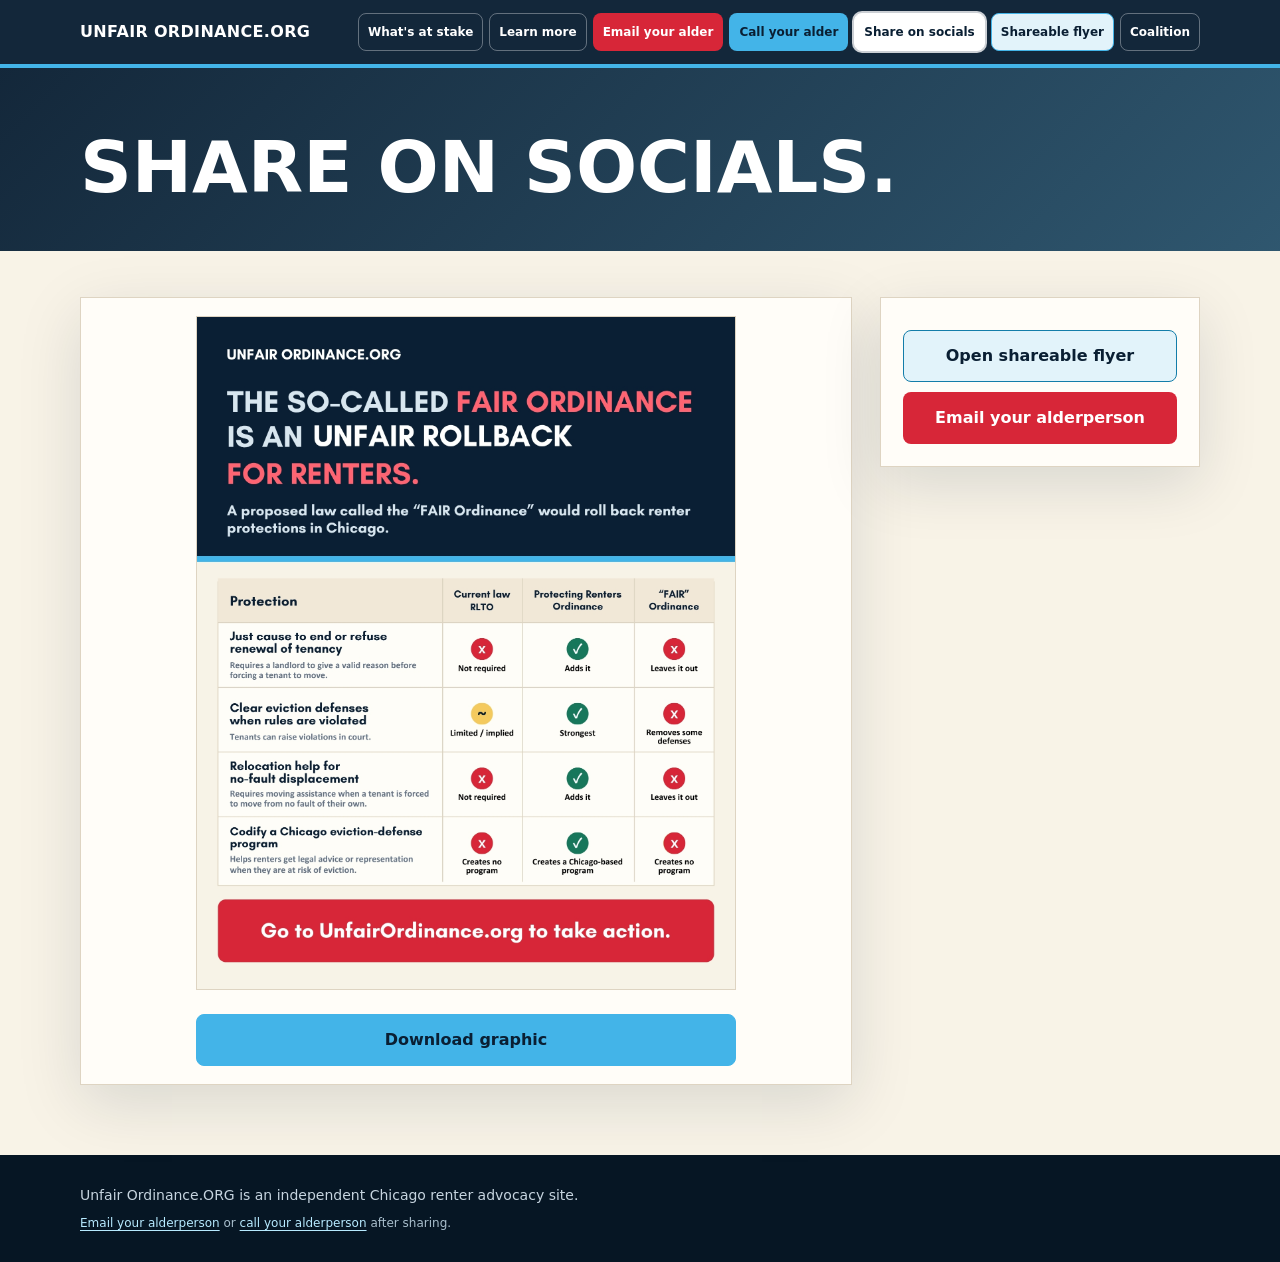
<file: share.html>
<!doctype html>
<html lang="en">
<head>
  <meta charset="utf-8">
  <meta name="viewport" content="width=device-width, initial-scale=1">
  <title>Share on Socials | Unfair Ordinance.ORG</title>
  <meta name="description" content="Download a shareable social media graphic opposing the FAIR Ordinance counterproposal.">
  <meta property="og:title" content="Share on Socials | Unfair Ordinance.ORG">
  <meta property="og:description" content="Download a shareable social media graphic opposing the FAIR Ordinance counterproposal.">
  <meta property="og:type" content="website">
  <meta property="og:url" content="https://unfairordinance.org/share.html">
  <meta property="og:image" content="https://unfairordinance.org/public/graphics/UnfairOrdinance_Socials.jpg">
  <meta name="twitter:card" content="summary_large_image">
  <link rel="icon" href="public/favicon.svg">
  <script defer src="https://cdn.vercel-insights.com/v1/script.js"></script>
  <style>
    :root {
      --ink: #0a1f33;
      --paper: #f8f3e7;
      --card: #fffdf8;
      --blue: #43b4e8;
      --red: #d72638;
      --gold: #f4c95d;
      --line: #ded4c2;
      --muted: #637184;
      --shadow: 0 18px 60px rgba(10,31,51,.13);
    }
    * { box-sizing: border-box; }
    body {
      margin: 0;
      font-family: Inter, ui-sans-serif, system-ui, -apple-system, BlinkMacSystemFont, "Segoe UI", sans-serif;
      color: var(--ink);
      background: var(--paper);
      line-height: 1.5;
    }
    a { color: #137da9; text-underline-offset: 3px; }
    .wrap { width: min(1120px, calc(100% - 40px)); margin: 0 auto; }
    .top {
      background: rgba(10,31,51,.96);
      color: white;
      border-bottom: 4px solid var(--blue);
    }
    .nav { min-height: 64px; display: flex; align-items: center; justify-content: space-between; gap: 18px; }
    .brand { display: flex; align-items: center; gap: 12px; font-weight: 900; letter-spacing: .02em; text-transform: uppercase; }
    .nav a { color: white; font-weight: 850; text-decoration: none; }
    header {
      background: linear-gradient(135deg, rgba(10,31,51,.96), rgba(14,61,91,.86));
      color: white;
      padding: 64px 0 48px;
    }
    h1 { margin: 0; max-width: 840px; font-size: clamp(38px, 6vw, 72px); line-height: .98; text-transform: uppercase; }
    .lede { max-width: 720px; margin: 18px 0 0; color: #d8e6f0; font-size: 20px; }
    main { padding: 46px 0 70px; }
    .layout { display: grid; grid-template-columns: minmax(0, 1fr) 320px; gap: 28px; align-items: start; }
    .preview {
      background: var(--card);
      border: 1px solid var(--line);
      padding: 18px;
      box-shadow: var(--shadow);
    }
    .preview img { display: block; width: min(100%, 540px); margin: 0 auto; border: 1px solid var(--line); background: white; }
    .under-actions { width: min(100%, 540px); margin: 14px auto 0; }
    .panel {
      background: var(--card);
      border: 1px solid var(--line);
      padding: 22px;
      box-shadow: var(--shadow);
    }
    h2 { margin: 0 0 10px; font-size: 26px; line-height: 1.1; }
    p { margin: 0 0 14px; color: #34475b; }
    .button {
      display: inline-flex;
      align-items: center;
      justify-content: center;
      width: 100%;
      min-height: 46px;
      margin-top: 10px;
      padding: 13px 18px;
      border-radius: 8px;
      border: 1.5px solid transparent;
      background: var(--red);
      color: white;
      font-weight: 900;
      text-decoration: none;
      cursor: pointer;
    }
    .button.light { background: white; color: #111; border-color: var(--line); }
    .button.blue { background: var(--blue); color: var(--ink); border-color: var(--blue); }
    .button.flyer { background: var(--blue-soft); color: var(--ink); border-color: var(--blue-dark); }
    .note { margin-top: 16px; color: var(--muted); font-size: 14px; }
    footer { background: #061624; color: #c6d4df; padding: 30px 0; font-size: 14px; }
    footer p { color: #c6d4df; margin: 0; }
    @media (max-width: 820px) {
      .nav { align-items: flex-start; flex-direction: column; padding: 14px 0; }
      .layout { grid-template-columns: 1fr; }
      header { padding: 52px 0; }
    }
  </style>
  <link rel="stylesheet" href="public/site.css">
</head>
<body>
  <a class="skip-link" href="#main-content">Skip to main content</a>
  <div class="top">
    <nav class="wrap nav" aria-label="Main navigation">
      <a class="brand" href="index.html">Unfair Ordinance.ORG</a>
      <div class="navlinks">
        <a class="nav-quiet" href="index.html#stakes">What's at stake</a>
        <a class="nav-quiet" href="education.html">Learn more</a>
        <a class="nav-action nav-email" href="index.html#email">Email your alder</a>
        <a class="nav-action nav-call" href="index.html#call">Call your alder</a>
        <a class="nav-action nav-share" href="share.html" aria-current="page">Share on socials</a>
        <a class="nav-action nav-flyer" href="flyer.html">Shareable flyer</a>
        <a class="nav-quiet" href="coalition.html">Coalition</a>
      </div>
    </nav>
  </div>

  <header>
    <div class="wrap">
      <h1>Share on socials.</h1>
    </div>
  </header>

  <main id="main-content">
    <div class="wrap layout">
      <section class="preview" aria-labelledby="social-preview-heading">
        <h2 id="social-preview-heading" class="sr-only">Shareable social media graphic</h2>
        <img src="public/graphics/UnfairOrdinance_Socials.jpg" alt="Shareable social media infographic comparing current Chicago renter protections, the Protecting Renters Ordinance, and the FAIR Ordinance.">
        <div class="under-actions">
          <a class="button blue" href="public/graphics/UnfairOrdinance_Socials.jpg" download="UnfairOrdinance_Socials.jpg">Download graphic</a>
        </div>
      </section>
      <aside class="panel">
        <a class="button flyer" href="flyer.html">Open shareable flyer</a>
        <a class="button primary" href="index.html#email">Email your alderperson</a>
      </aside>
    </div>
  </main>

  <footer>
    <div class="wrap">
      <p>Unfair Ordinance.ORG is an independent Chicago renter advocacy site.</p>
      <p class="footer-meta"><a href="index.html#email">Email your alderperson</a> or <a href="index.html#call">call your alderperson</a> after sharing.</p>
    </div>
  </footer>
</body>
</html>
</file>
<file: public/site.css>
:root {
  --ink: #0a1f33;
  --ink-2: #163a59;
  --paper: #f8f3e7;
  --card: #fffdf8;
  --blue: #43b4e8;
  --blue-soft: #e2f3fa;
  --blue-dark: #137da9;
  --red: #d72638;
  --red-dark: #9f1f2c;
  --gold: #f4c95d;
  --green: #16775b;
  --line: #ded4c2;
  --muted: #637184;
  --shadow: 0 18px 60px rgba(10,31,51,.13);
}

*, *::before, *::after { box-sizing: border-box; }
html { scroll-behavior: smooth; scroll-padding-top: 90px; }
body {
  margin: 0;
  font-family: Inter, ui-sans-serif, system-ui, -apple-system, BlinkMacSystemFont, "Segoe UI", sans-serif;
  color: var(--ink);
  background: var(--paper);
  line-height: 1.5;
}
a { color: var(--blue-dark); text-underline-offset: 3px; }
a:focus-visible, button:focus-visible, input:focus-visible, select:focus-visible, textarea:focus-visible {
  outline: 3px solid #0b78b0;
  outline-offset: 3px;
}
.wrap { width: min(1120px, calc(100% - 40px)); margin: 0 auto; }
.skip-link {
  position: fixed;
  left: 12px;
  top: 12px;
  z-index: 100;
  transform: translateY(-180%);
  padding: 10px 14px;
  border-radius: 6px;
  background: white;
  color: var(--ink);
  font-weight: 900;
  box-shadow: 0 5px 18px rgba(10,31,51,.2);
}
.skip-link:focus { transform: translateY(0); }
.sr-only {
  position: absolute;
  width: 1px;
  height: 1px;
  padding: 0;
  margin: -1px;
  overflow: hidden;
  clip: rect(0, 0, 0, 0);
  white-space: nowrap;
  border: 0;
}
.top {
  position: sticky;
  top: 0;
  z-index: 20;
  background: rgba(10,31,51,.96);
  color: white;
  border-bottom: 4px solid var(--blue);
  backdrop-filter: blur(14px);
}
.nav {
  min-height: 64px;
  display: flex;
  align-items: center;
  justify-content: space-between;
  gap: 18px;
}
.brand {
  display: flex;
  align-items: center;
  gap: 12px;
  flex: 0 0 auto;
  color: white;
  font-weight: 900;
  letter-spacing: .02em;
  text-transform: uppercase;
  text-decoration: none;
}
.navlinks {
  display: flex;
  align-items: center;
  justify-content: flex-end;
  gap: 6px;
  font-size: 12px;
  font-weight: 750;
}
.navlinks a {
  color: white;
  text-decoration: none;
  white-space: nowrap;
}
.navlinks a.nav-action,
.navlinks a.nav-quiet {
  display: inline-flex;
  align-items: center;
  justify-content: center;
  min-height: 38px;
  padding: 6px 9px;
  border-radius: 8px;
  opacity: 1;
  text-align: center;
}
.navlinks a.nav-action { border: 1.5px solid transparent; }
.navlinks a.nav-quiet {
  border: 1.5px solid rgba(255,255,255,.34);
  background: transparent;
}
.navlinks a.nav-email { background: var(--red); color: white; }
.navlinks a.nav-call { background: var(--blue); color: var(--ink); }
.navlinks a.nav-share { background: white; color: var(--ink); border-color: white; }
.navlinks a.nav-flyer { background: var(--blue-soft); color: var(--ink); border-color: var(--blue); }
.navlinks a[aria-current="page"] { box-shadow: 0 0 0 2px rgba(255,255,255,.78); }
.button {
  display: inline-flex;
  align-items: center;
  justify-content: center;
  min-height: 52px;
  padding: 15px 20px;
  border-radius: 8px;
  border: 1.5px solid transparent;
  font: inherit;
  font-weight: 900;
  line-height: 1.2;
  text-align: center;
  text-decoration: none;
  cursor: pointer;
}
.button:hover,
.cta:hover,
.navlinks a:hover { filter: brightness(.94); }
.button:disabled { cursor: not-allowed; filter: none; opacity: .58; }
.button.primary { background: var(--red); color: white; }
.button.blue { background: var(--blue); color: var(--ink); border-color: var(--blue); }
.button.secondary { border-color: rgba(255,255,255,.34); color: white; background: rgba(255,255,255,.08); }
.button.light { border-color: var(--line); color: var(--ink); background: white; }
.button.white { background: white; color: var(--ink); border-color: var(--ink); }
.button.flyer { background: var(--blue-soft); color: var(--ink); border-color: var(--blue-dark); }
.hero-actions {
  display: flex;
  flex-wrap: wrap;
  gap: 12px;
  align-items: stretch;
}
.hero-actions > .button {
  flex: 1 1 190px;
  min-width: 0;
}
.actions { display: flex; flex-wrap: wrap; gap: 10px; margin-top: 14px; }
.callout .actions > .button { flex: 1 1 240px; }
.cta {
  min-height: 52px;
  padding: 15px 20px;
  border: 1.5px solid transparent;
  border-radius: 8px;
  text-align: center;
}
.cta.secondary { background: var(--blue); color: var(--ink); }
.cta.outline { background: transparent; border-color: var(--ink); color: var(--ink); }
footer { background: #061624; color: #c6d4df; padding: 30px 0; font-size: 14px; }
footer p { max-width: 900px; margin: 0 0 8px; color: #c6d4df; }
footer p:last-child { margin-bottom: 0; }
.footer-meta { color: #a9bfcd; font-size: 12px; }
.source-meta { color: var(--muted); font-size: 13px; }
.source-meta a { font-weight: 800; }
.comparison-intro { margin: -8px 0 24px; }
.definition-line { margin: 0 0 18px; color: var(--muted); font-size: 15px; }
.definition-line strong { color: var(--ink); }
.threshold-callout {
  margin: 22px 0 24px;
  padding: 18px 20px;
  border: 1px solid rgba(215,38,56,.3);
  border-left: 6px solid var(--red);
  background: rgba(215,38,56,.06);
}
.threshold-callout strong { color: var(--red-dark); }
.threshold-callout p { margin: 0; color: var(--ink); }
.threshold-callout p + p { margin-top: 6px; color: var(--muted); font-size: 14px; }
.takeaway-row {
  display: grid;
  grid-template-columns: repeat(3, minmax(0, 1fr));
  gap: 18px;
  padding: 18px 0;
  border-top: 1px solid var(--line);
  border-bottom: 1px solid var(--line);
}
.takeaway { display: flex; gap: 12px; align-items: flex-start; }
.takeaway-index {
  display: grid;
  place-items: center;
  flex: 0 0 28px;
  width: 28px;
  height: 28px;
  border-radius: 50%;
  background: var(--ink);
  color: white;
  font-size: 13px;
  font-weight: 950;
}
.takeaway strong, .takeaway span:not(.takeaway-index) { display: block; }
.takeaway strong { margin-bottom: 3px; font-size: 15px; }
.takeaway div span:not(.takeaway-index) { color: var(--muted); font-size: 13px; line-height: 1.35; }
.table-legend {
  display: flex;
  flex-wrap: wrap;
  gap: 12px 20px;
  align-items: center;
  margin-top: 14px;
  color: var(--muted);
  font-size: 12px;
  font-weight: 750;
}
.table-legend > span { display: inline-flex; align-items: center; gap: 7px; }
.table-legend .mark { width: 20px; height: 20px; font-size: 12px; }
.step-title {
  display: flex;
  align-items: center;
  gap: 10px;
  margin: 0 0 16px;
  color: var(--ink);
  font-size: 20px;
  font-weight: 950;
}
.step-number {
  display: grid;
  place-items: center;
  width: 30px;
  height: 30px;
  border-radius: 50%;
  background: var(--blue);
  color: var(--ink);
  font-size: 14px;
  font-weight: 950;
}
.step-intro { margin: -6px 0 18px; color: var(--muted); font-size: 14px; }
fieldset { border: 0; margin: 0; min-width: 0; padding: 0; }
legend { margin: 0 0 7px; padding: 0; font-size: 13px; font-weight: 900; }
.fallback-note {
  margin: 14px 0 0;
  padding: 12px;
  border-left: 4px solid var(--blue);
  background: #eef8fb;
  color: #24506c;
  font-size: 13px;
}
.page-actions { margin-top: 28px; }
.page-actions > .button,
.page-actions > .cta { flex: 1 1 220px; }
.education-summary {
  margin: 0 0 36px;
  padding: 0 0 28px;
  border-bottom: 1px solid var(--line);
}
.education-summary h2 { margin: 0 0 10px; }
.summary-copy { max-width: 820px; color: #34475b; font-size: 18px; }
footer a { color: #b7eaff; }

@media (max-width: 980px) {
  .nav { align-items: flex-start; flex-direction: column; padding: 14px 0; }
  .navlinks { width: 100%; justify-content: flex-start; flex-wrap: wrap; }
}
@media (max-width: 560px) {
  .wrap { width: min(100% - 28px, 1120px); }
  .navlinks { display: grid; grid-template-columns: repeat(2, minmax(0, 1fr)); width: 100%; }
  .navlinks a.nav-action, .navlinks a.nav-quiet { min-height: 44px; white-space: normal; text-align: center; }
  .hero-actions > .button,
  .actions > .button,
  .actions > .cta { width: 100%; flex-basis: 100%; }
  .takeaway-row { grid-template-columns: 1fr; gap: 14px; }
  .table-legend { align-items: flex-start; flex-direction: column; gap: 8px; }
}
@media (prefers-reduced-motion: reduce) {
  html { scroll-behavior: auto; }
}
</file>
